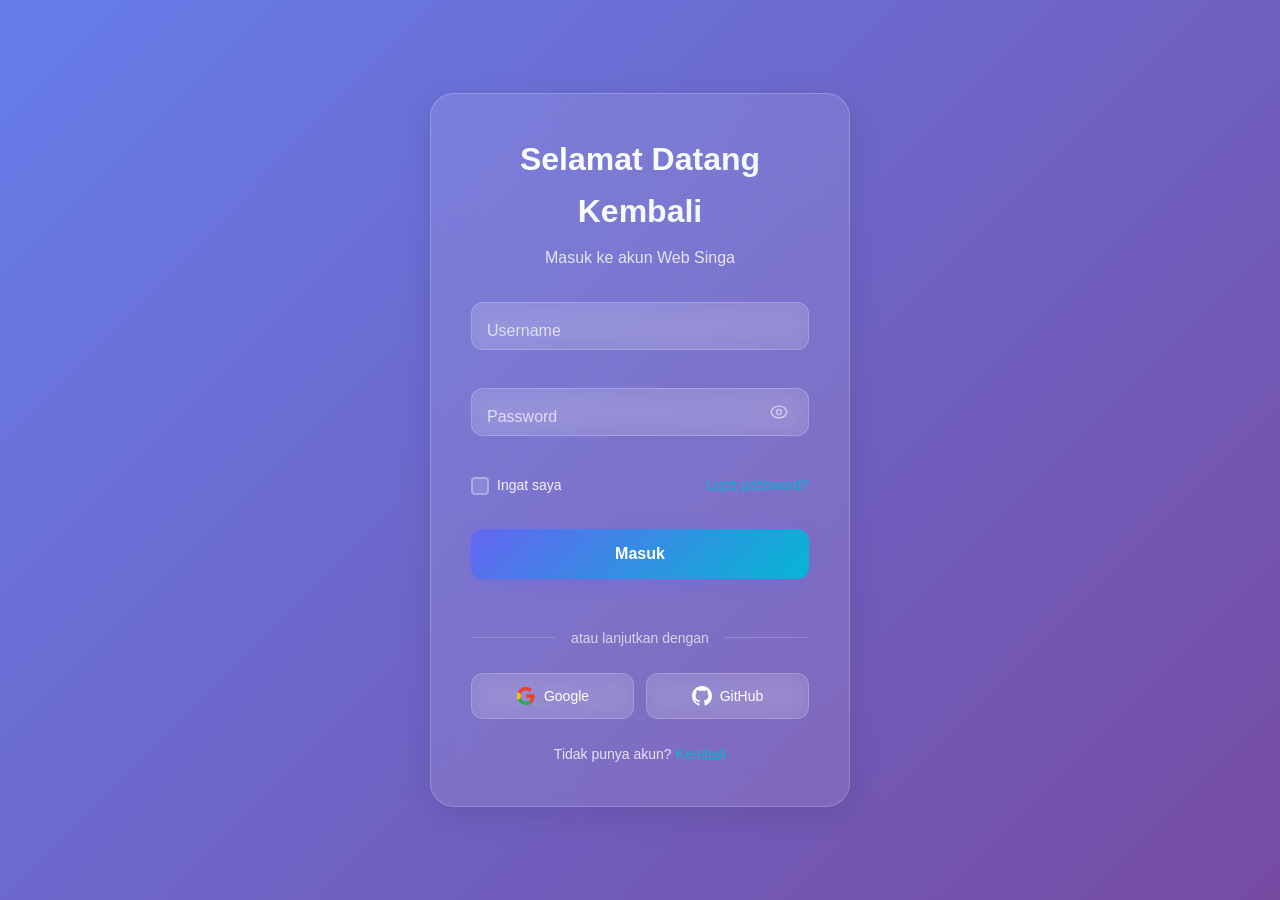
<file: login/index.html>
<!DOCTYPE html>
<html lang="en">
<head>
    <meta charset="UTF-8">
    <meta name="viewport" content="width=device-width, initial-scale=1.0">
    <title>Login - Web Singa</title>
    <link rel="stylesheet" href="style.css">
</head>
<body>
    <div class="login-container">
        <div class="login-card" id="loginCard">
            <div class="login-header">
                <h2>Selamat Datang Kembali</h2>
                <p>Masuk ke akun Web Singa</p>
            </div>
            
            <form class="login-form" id="loginForm" novalidate>
                <div class="form-group" id="usernameGroup">
                    <div class="input-wrapper">
                        <input type="text" id="username" name="username" required autocomplete="username">
                        <label for="username">Username</label>
                        <span class="focus-border"></span>
                    </div>
                    <span class="error-message" id="usernameError"></span>
                </div>

                <div class="form-group" id="passwordGroup">
                    <div class="input-wrapper password-wrapper">
                        <input type="password" id="password" name="password" required autocomplete="current-password">
                        <label for="password">Password</label>
                        <button type="button" class="password-toggle" id="passwordToggle" aria-label="Toggle password visibility">
                            <span class="eye-icon"></span>
                        </button>
                        <span class="focus-border"></span>
                    </div>
                    <span class="error-message" id="passwordError"></span>
                </div>

                <div class="form-options">
                    <label class="remember-wrapper">
                        <input type="checkbox" id="remember" name="remember">
                        <span class="checkbox-label">
                            <span class="checkmark"></span>
                            Ingat saya
                        </span>
                    </label>
                    <a href="#" class="forgot-password">Lupa password?</a>
                </div>

                <button type="submit" class="login-btn btn">
                    <span class="btn-text">Masuk</span>
                    <span class="btn-loader"></span>
                </button>
            </form>

            <div class="divider">
                <span>atau lanjutkan dengan</span>
            </div>

            <div class="social-login">
                <button type="button" class="social-btn google-btn">
                    <span class="social-icon google-icon"></span>
                    Google
                </button>
                <button type="button" class="social-btn github-btn">
                    <span class="social-icon github-icon"></span>
                    GitHub
                </button>
            </div>

            <div class="signup-link">
                <p>Tidak punya akun? <a href="../index.html">Kembali</a></p>
            </div>

            <div class="success-message" id="successMessage">
                <div class="success-icon">✓</div>
                <h3>Login Berhasil!</h3>
                <p>Mengalihkan ke Beranda Singa...</p>
            </div>
        </div>
    </div>

    <script src="script.js"></script>
</body>
</html>
</file>
<file: login/style.css>
/* Glassmorphism Login Form - Complete & Self-Contained */

* {
    margin: 0;
    padding: 0;
    box-sizing: border-box;
}

body {
    font-family: 'Inter', -apple-system, BlinkMacSystemFont, 'Segoe UI', Roboto, sans-serif;
    background: linear-gradient(135deg, #667eea 0%, #764ba2 100%);
    min-height: 100vh;
    display: flex;
    align-items: center;
    justify-content: center;
    padding: 20px;
    line-height: 1.6;
}

.login-container {
    width: 100%;
    max-width: 420px;
    perspective: 1000px;
}

/* login-card utama */
.login-card {
    background: rgba(255, 255, 255, 0.1);
    backdrop-filter: blur(20px);
    -webkit-backdrop-filter: blur(20px);
    border: 1px solid rgba(255, 255, 255, 0.2);
    border-radius: 24px;
    padding: 40px;
    box-shadow: 0 8px 32px rgba(0, 0, 0, 0.1);
    transform: translateY(0);
    transition: all 0.3s cubic-bezier(0.4, 0, 0.2, 1);
    position: relative;
    overflow: hidden;
}

.login-card::before {
    content: '';
    position: absolute;
    top: 0;
    left: -100%;
    width: 100%;
    height: 2px;
    background: linear-gradient(90deg, transparent, #06b6d4, transparent);
    transition: left 0.5s ease;
}

.login-card:hover::before {
    left: 100%;
}

.login-card:hover {
    transform: translateY(-5px);
    box-shadow: 0 12px 40px rgba(0, 0, 0, 0.15);
}

.login-header {
    text-align: center;
    margin-bottom: 32px;
}

.login-header h2 {
    color: white;
    font-size: 2rem;
    font-weight: 700;
    margin-bottom: 8px;
    background: linear-gradient(135deg, #ffffff 0%, #f1f5f9 100%);
    -webkit-background-clip: text;
    background-clip: text;
    -webkit-text-fill-color: transparent;
}

.login-header p {
    color: rgba(255, 255, 255, 0.8);
    font-size: 1rem;
    font-weight: 400;
}

/* Form Group & Input Styles */
.form-group {
    margin-bottom: 24px;
    position: relative;
}

.input-wrapper {
    position: relative;
    display: flex;
    flex-direction: column;
}

.input-wrapper input {
    background: rgba(255, 255, 255, 0.1);
    border: 1px solid rgba(255, 255, 255, 0.2);
    border-radius: 12px;
    padding: 20px 16px 8px 16px; /* Disesuaikan tinggi padding atas agar label teks mengambang dengan pas */
    color: white;
    font-size: 16px;
    font-weight: 400;
    transition: all 0.3s cubic-bezier(0.4, 0, 0.2, 1);
    width: 100%;
    outline: none;
    backdrop-filter: blur(10px);
}

.input-wrapper input::placeholder {
    color: transparent;
}

.input-wrapper label {
    position: absolute;
    left: 16px;
    top: 16px;
    color: rgba(255, 255, 255, 0.7);
    font-size: 16px;
    font-weight: 400;
    transition: all 0.3s cubic-bezier(0.4, 0, 0.2, 1);
    pointer-events: none;
    transform-origin: left top;
}

.input-wrapper input:focus,
.input-wrapper input:valid {
    border-color: #06b6d4;
    background: rgba(255, 255, 255, 0.15);
    transform: translateY(-2px);
    box-shadow: 0 8px 25px rgba(6, 182, 212, 0.2);
}

.input-wrapper input:focus + label,
.input-wrapper input:valid + label {
    transform: translateY(-10px) scale(0.8);
    color: #06b6d4;
    font-weight: 500;
}

.focus-border {
    position: absolute;
    bottom: 0;
    left: 50%;
    width: 0;
    height: 2px;
    background: linear-gradient(90deg, #06b6d4, #6366f1);
    transition: all 0.3s cubic-bezier(0.4, 0, 0.2, 1);
    transform: translateX(-50%);
    border-radius: 2px;
}

.input-wrapper input:focus ~ .focus-border {
    width: 100%;
}

/* Error States */
.error-message {
    display: block;
    color: #ef4444;
    font-size: 12px;
    font-weight: 500;
    margin-top: 6px;
    margin-left: 4px;
    opacity: 0;
    transform: translateY(-10px);
    transition: all 0.3s cubic-bezier(0.4, 0, 0.2, 1);
    background: rgba(239, 68, 68, 0.1);
    padding: 4px 8px;
    border-radius: 6px;
    backdrop-filter: blur(10px);
    pointer-events: none; /* Menghindari bentrokan kursor */
}

.error-message.show {
    opacity: 1;
    transform: translateY(0);
}

.form-group.error .input-wrapper input {
    border-color: #ef4444;
    background: rgba(239, 68, 68, 0.1);
    animation: shake 0.5s ease-in-out;
}

/* Password Toggle Specific Styles */
.password-wrapper {
    position: relative;
}

.password-wrapper input {
    padding-right: 48px;
}

.password-toggle {
    position: absolute;
    right: 12px;
    top: 50%;
    transform: translateY(-50%);
    background: none;
    border: none;
    cursor: pointer;
    padding: 8px;
    color: rgba(255, 255, 255, 0.6);
    transition: color 0.3s cubic-bezier(0.4, 0, 0.2, 1);
    z-index: 2;
}

.password-toggle:hover {
    color: rgba(255, 255, 255, 0.9);
}

.eye-icon {
    display: block;
    width: 20px;
    height: 20px;
    background-image: url("data:image/svg+xml,%3csvg xmlns='http://www.w3.org/2000/svg' fill='none' viewBox='0 0 24 24' stroke='rgba(255,255,255,0.6)' stroke-width='1.5'%3e%3cpath stroke-linecap='round' stroke-linejoin='round' d='M15 12a3 3 0 11-6 0 3 3 0 016 0z'/%3e%3cpath stroke-linecap='round' stroke-linejoin='round' d='M2.458 12C3.732 7.943 7.523 5 12 5c4.478 0 8.268 2.943 9.542 7-1.274 4.057-5.064 7-9.542 7-4.477 0-8.268-2.943-9.542-7z'/%3e%3c/svg%3e");
    background-size: contain;
    background-repeat: no-repeat;
    background-position: center;
    transition: background-image 0.3s cubic-bezier(0.4, 0, 0.2, 1);
}

.eye-icon.show-password {
    background-image: url("data:image/svg+xml,%3csvg xmlns='http://www.w3.org/2000/svg' fill='none' viewBox='0 0 24 24' stroke='rgba(255,255,255,0.6)' stroke-width='1.5'%3e%3cpath stroke-linecap='round' stroke-linejoin='round' d='M3.98 8.223A10.477 10.477 0 001.934 12C3.226 16.338 7.244 19.5 12 19.5c.993 0 1.953-.138 2.863-.395M6.228 6.228A10.45 10.45 0 0112 4.5c4.756 0 8.773 3.162 10.065 7.498a10.523 10.523 0 01-4.293 5.774M6.228 6.228L3 3m3.228 3.228l3.65 3.65m7.894 7.894L21 21m-3.228-3.228l-3.65-3.65m0 0a3 3 0 11-4.243-4.243m4.242 4.242L9.88 9.88'/%3e%3c/svg%3e");
}

/* Form Options */
.form-options {
    display: flex;
    justify-content: space-between;
    align-items: center;
    margin-bottom: 32px;
    flex-wrap: wrap;
    gap: 12px;
}

.forgot-password {
    color: #06b6d4;
    text-decoration: none;
    font-size: 14px;
    font-weight: 500;
    transition: all 0.3s cubic-bezier(0.4, 0, 0.2, 1);
    position: relative;
}

.forgot-password::after {
    content: '';
    position: absolute;
    bottom: -2px;
    left: 0;
    width: 0;
    height: 1px;
    background: #06b6d4;
    transition: width 0.3s cubic-bezier(0.4, 0, 0.2, 1);
}

.forgot-password:hover::after {
    width: 100%;
}

.forgot-password:hover {
    color: white;
}

/* Checkbox Styles */
.remember-wrapper {
    display: flex;
    align-items: center;
    gap: 8px;
    cursor: pointer;
}

.remember-wrapper input[type="checkbox"] {
    display: none;
}

.checkbox-label {
    color: rgba(255, 255, 255, 0.9);
    font-size: 14px;
    cursor: pointer;
    user-select: none;
    display: flex;
    align-items: center;
    gap: 8px;
}

.checkmark {
    width: 18px;
    height: 18px;
    border: 2px solid rgba(255, 255, 255, 0.3);
    border-radius: 4px;
    display: flex;
    align-items: center;
    justify-content: center;
    transition: all 0.3s cubic-bezier(0.4, 0, 0.2, 1);
    flex-shrink: 0;
    background: rgba(255, 255, 255, 0.1);
    backdrop-filter: blur(10px);
}

.remember-wrapper input[type="checkbox"]:checked ~ .checkbox-label .checkmark {
    background: #06b6d4;
    border-color: #06b6d4;
    transform: scale(1.1);
}

.remember-wrapper input[type="checkbox"]:checked ~ .checkbox-label .checkmark::after {
    content: '✓';
    color: white;
    font-size: 11px;
    font-weight: bold;
    animation: checkmarkPop 0.3s cubic-bezier(0.68, -0.55, 0.265, 1.55);
}

/* Button Styles */
.btn {
    background: linear-gradient(135deg, #6366f1 0%, #06b6d4 100%);
    border: none;
    border-radius: 12px;
    padding: 16px 24px;
    color: white;
    font-size: 16px;
    font-weight: 600;
    cursor: pointer;
    transition: all 0.3s cubic-bezier(0.4, 0, 0.2, 1);
    position: relative;
    overflow: hidden;
    transform: translateY(0);
    box-shadow: 0 4px 15px rgba(99, 102, 241, 0.4);
}

.btn::before {
    content: '';
    position: absolute;
    top: 0;
    left: -100%;
    width: 100%;
    height: 100%;
    background: linear-gradient(90deg, transparent, rgba(255, 255, 255, 0.2), transparent);
    transition: left 0.5s ease;
}

.btn:hover {
    transform: translateY(-2px);
    box-shadow: 0 8px 25px rgba(99, 102, 241, 0.6);
}

.btn:hover::before {
    left: 100%;
}

.btn:active {
    transform: translateY(0);
}

/* Login Button Specific */
.login-btn {
    width: 100%;
    margin-bottom: 24px;
}

/* Loading State */
.btn.loading {
    pointer-events: none;
}

.btn-text {
    transition: opacity 0.3s ease;
}

.btn-loader {
    position: absolute;
    top: 50%;
    left: 50%;
    transform: translate(-50%, -50%);
    width: 20px;
    height: 20px;
    border: 2px solid transparent;
    border-top: 2px solid white;
    border-radius: 50%;
    opacity: 0;
    animation: spin 1s linear infinite;
    transition: opacity 0.3s ease;
}

.btn.loading .btn-text {
    opacity: 0;
}

.btn.loading .btn-loader {
    opacity: 1;
}

/* Divider */
.divider {
    text-align: center;
    margin: 24px 0;
    position: relative;
    display: flex;
    align-items: center;
    justify-content: center;
}

.divider::before,
.divider::after {
    content: '';
    flex: 1;
    height: 1px;
    background: rgba(255, 255, 255, 0.2);
}

.divider::before {
    margin-right: 16px;
}

.divider::after {
    margin-left: 16px;
}

.divider span {
    color: rgba(255, 255, 255, 0.7);
    font-size: 14px;
    white-space: nowrap;
}

/* Social Login */
.social-login {
    display: flex;
    gap: 12px;
    margin-bottom: 24px;
}

.social-btn {
    flex: 1;
    background: rgba(255, 255, 255, 0.1);
    backdrop-filter: blur(10px);
    border: 1px solid rgba(255, 255, 255, 0.2);
    border-radius: 12px;
    padding: 12px 16px;
    color: white;
    font-size: 14px;
    font-weight: 500;
    cursor: pointer;
    transition: all 0.3s cubic-bezier(0.4, 0, 0.2, 1);
    display: flex;
    align-items: center;
    justify-content: center;
    gap: 8px;
}

.social-btn:hover {
    background: rgba(255, 255, 255, 0.15);
    transform: translateY(-2px);
    box-shadow: 0 4px 15px rgba(0, 0, 0, 0.1);
}

.social-icon {
    width: 20px;
    height: 20px;
    background-size: contain;
    background-repeat: no-repeat;
    background-position: center;
}

.google-icon {
    background-image: url("data:image/svg+xml,%3csvg xmlns='http://www.w3.org/2000/svg' viewBox='0 0 24 24'%3e%3cpath fill='%23ea4335' d='M22.56 12.25c0-.78-.07-1.53-.2-2.25H12v4.26h5.92c-.26 1.37-1.04 2.53-2.21 3.31v2.77h3.57c2.08-1.92 3.28-4.74 3.28-8.09z'/%3e%3cpath fill='%2334a853' d='M12 23c2.97 0 5.46-.98 7.28-2.66l-3.57-2.77c-.98.66-2.23 1.06-3.71 1.06-2.86 0-5.29-1.93-6.16-4.53H2.18v2.84C3.99 20.53 7.7 23 12 23z'/%3e%3cpath fill='%23fbbc05' d='M5.84 14.09c-.22-.66-.35-1.36-.35-2.09s.13-1.43.35-2.09V7.07H2.18C1.43 8.55 1 10.22 1 12s.43 3.45 1.18 4.93l2.85-2.22.81-.62z'/%3e%3cpath fill='%23ea4335' d='M12 5.38c1.62 0 3.06.56 4.21 1.64l3.15-3.15C17.45 2.09 14.97 1 12 1 7.7 1 3.99 3.47 2.18 7.07l3.66 2.84c.87-2.6 3.3-4.53 6.16-4.53z'/%3e%3c/svg%3e");
}

.github-icon {
    background-image: url("data:image/svg+xml,%3csvg xmlns='http://www.w3.org/2000/svg' viewBox='0 0 24 24' fill='white'%3e%3cpath d='M12 0c-6.626 0-12 5.373-12 12 0 5.302 3.438 9.8 8.207 11.387.599.111.793-.261.793-.577v-2.234c-3.338.726-4.033-1.416-4.033-1.416-.546-1.387-1.333-1.756-1.333-1.756-1.089-.745.083-.729.083-.729 1.205.084 1.839 1.237 1.839 1.237 1.07 1.834 2.807 1.304 3.492.997.107-.775.418-1.305.762-1.604-2.665-.305-5.467-1.334-5.467-5.931 0-1.311.469-2.381 1.236-3.221-.124-.303-.535-1.524.117-3.176 0 0 1.008-.322 3.301 1.23.957-.266 1.983-.399 3.003-.404 1.02.005 2.047.138 3.006.404 2.291-1.552 3.297-1.23 3.297-1.23.653 1.653.242 2.874.118 3.176.77.84 1.235 1.911 1.235 3.221 0 4.609-2.807 5.624-5.479 5.921.43.372.823 1.102.823 2.222v3.293c0 .319.192.694.801.576 4.765-1.589 8.199-6.086 8.199-11.386 0-6.627-5.373-12-12-12z'/%3e%3c/svg%3e");
}

/* Signup Link */
.signup-link {
    text-align: center;
}

.signup-link p {
    color: rgba(255, 255, 255, 0.8);
    font-size: 14px;
}

.signup-link a {
    color: #06b6d4;
    text-decoration: none;
    font-weight: 500;
    transition: color 0.3s cubic-bezier(0.4, 0, 0.2, 1);
}

.signup-link a:hover {
    color: white;
}

/* Success Message */
.success-message {
    display: none;
    text-align: center;
    padding: 40px 20px;
    opacity: 0;
    transform: translateY(20px);
    transition: all 0.5s cubic-bezier(0.4, 0, 0.2, 1);
}

.success-message.show {
    display: block;
    opacity: 1;
    transform: translateY(0);
}

.success-icon {
    width: 60px;
    height: 60px;
    background: #22c55e;
    border-radius: 50%;
    display: flex;
    align-items: center;
    justify-content: center;
    font-size: 24px;
    color: white;
    margin: 0 auto 20px;
    animation: successPulse 0.6s cubic-bezier(0.68, -0.55, 0.265, 1.55);
}

.success-message h3 {
    color: white;
    font-size: 1.5rem;
    margin-bottom: 8px;
}

.success-message p {
    color: rgba(255, 255, 255, 0.8);
    font-size: 1rem;
}

/* Animations */
@keyframes spin {
    0% { transform: translate(-50%, -50%) rotate(0deg); }
    100% { transform: translate(-50%, -50%) rotate(360deg); }
}

@keyframes shake {
    0%, 100% { transform: translateX(0); }
    25% { transform: translateX(-5px); }
    75% { transform: translateX(5px); }
}

@keyframes checkmarkPop {
    0% { transform: scale(0); }
    50% { transform: scale(1.3); }
    100% { transform: scale(1); }
}

@keyframes successPulse {
</file>
